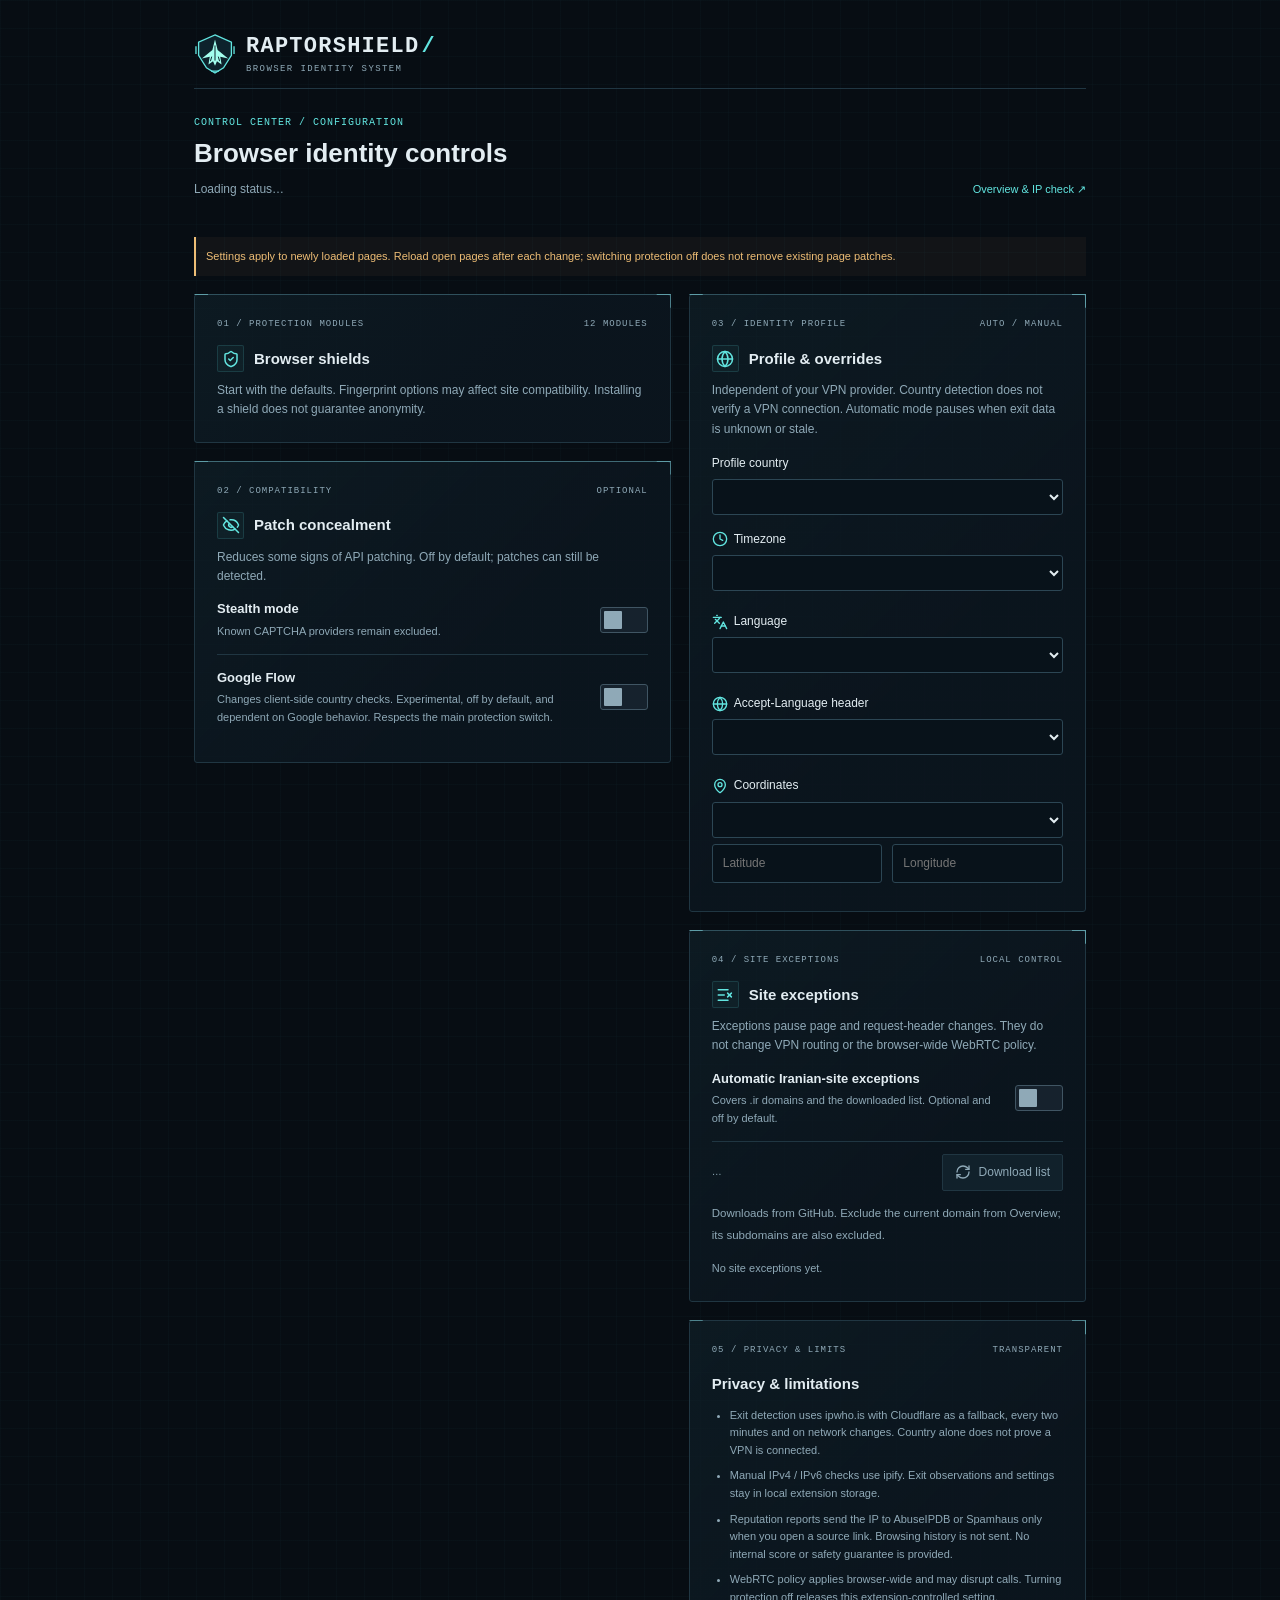
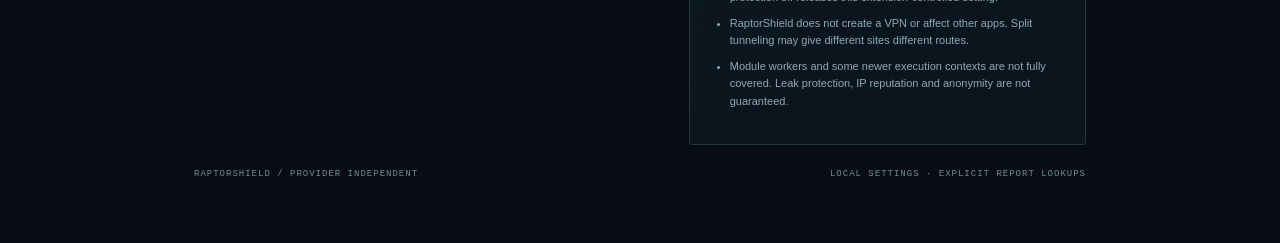
<file: ui/options/index.html>
<!doctype html>
<html lang="en" dir="ltr">
  <head>
    <meta charset="utf-8" />
    <meta name="viewport" content="width=device-width, initial-scale=1" />
    <meta name="color-scheme" content="dark" />
    <title>RaptorShield · Settings</title>
    <link rel="stylesheet" href="/assets/hud.css" />
    <script type="module" src="/options.js"></script>
  </head>
  <body>
    <main class="page">
      <header class="hud-header" dir="ltr">
        <a class="brand" href="/ui/popup/index.html"
          ><img
            src="/icons/raptorshield.svg"
            width="42"
            height="42"
            alt=""
          /><span
            ><strong>RAPTORSHIELD<span class="brand-slash">/</span></strong
            ><small>BROWSER IDENTITY SYSTEM</small></span
          ></a
        ><span class="version" id="version"></span>
      </header>
      <div class="page-intro">
        <div>
          <p class="section-number" dir="ltr">CONTROL CENTER / CONFIGURATION</p>
          <h1>Browser identity controls</h1>
          <p class="muted" id="country-line">Loading status…</p>
        </div>
        <a class="back-link" href="/ui/popup/index.html"
          >Overview & IP check ↗</a
        >
      </div>
      <p class="notice error" id="error" role="alert"></p>
      <p class="notice">
        Settings apply to newly loaded pages. Reload open pages after each
        change; switching protection off does not remove existing page patches.
      </p>
      <div class="options-grid">
        <div class="options-column">
          <section class="card">
            <div class="panel-kicker" dir="ltr">
              <span>01 / PROTECTION MODULES</span><span>12 MODULES</span>
            </div>
            <div class="card-head">
              <span class="chip-icon"
                ><i data-icon="shield-check" data-size="18"></i
              ></span>
              <h2>Browser shields</h2>
            </div>
            <p class="muted">
              Start with the defaults. Fingerprint options may affect site
              compatibility. Installing a shield does not guarantee anonymity.
            </p>
            <div id="shields" class="shields"></div>
          </section>
          <section class="card">
            <div class="panel-kicker" dir="ltr">
              <span>02 / COMPATIBILITY</span><span>OPTIONAL</span>
            </div>
            <div class="card-head">
              <span class="chip-icon"
                ><i data-icon="eye-off" data-size="18"></i
              ></span>
              <h2>Patch concealment</h2>
            </div>
            <p class="muted">
              Reduces some signs of API patching. Off by default; patches can
              still be detected.
            </p>
            <div class="shield">
              <div class="shield-text">
                <div class="shield-name">Stealth mode</div>
                <p class="muted">Known CAPTCHA providers remain excluded.</p>
              </div>
              <button
                id="stealth-toggle"
                class="switch"
                type="button"
                role="switch"
                aria-label="Stealth mode"
              >
                <span class="switch-thumb"></span>
              </button>
            </div>
            <div class="shield">
              <div class="shield-text">
                <div class="shield-name">Google Flow</div>
                <p class="muted">
                  Changes client-side country checks. Experimental, off by
                  default, and dependent on Google behavior. Respects the main
                  protection switch.
                </p>
              </div>
              <button
                id="flow-unlock-toggle"
                class="switch"
                type="button"
                role="switch"
                aria-label="Google Flow compatibility"
              >
                <span class="switch-thumb"></span>
              </button>
            </div>
          </section>
        </div>
        <div class="options-column">
          <section class="card">
            <div class="panel-kicker" dir="ltr">
              <span>03 / IDENTITY PROFILE</span><span>AUTO / MANUAL</span>
            </div>
            <div class="card-head">
              <span class="chip-icon"
                ><i data-icon="globe" data-size="18"></i
              ></span>
              <h2>Profile & overrides</h2>
            </div>
            <p class="muted">
              Independent of your VPN provider. Country detection does not
              verify a VPN connection. Automatic mode pauses when exit data is
              unknown or stale.
            </p>
            <div class="field">
              <label for="profile-country">Profile country</label
              ><select id="profile-country" class="input"></select>
            </div>
            <div id="mismatches" class="warnings"></div>
            <div class="field">
              <label for="timeZone"
                ><i data-icon="clock"></i><span>Timezone</span></label
              ><select id="timeZone" class="input"></select>
              <p class="muted field-hint" id="timeZone-hint"></p>
            </div>
            <div class="field">
              <label for="locale"
                ><i data-icon="languages"></i><span>Language</span></label
              ><select id="locale" class="input"></select>
              <p class="muted field-hint" id="locale-hint"></p>
            </div>
            <div class="field">
              <label for="acceptLanguage"
                ><i data-icon="globe"></i
                ><span>Accept-Language header</span></label
              ><select id="acceptLanguage" class="input"></select>
              <p class="muted field-hint" id="acceptLanguage-hint"></p>
            </div>
            <div class="field">
              <label for="countryCoords"
                ><i data-icon="map-pin"></i><span>Coordinates</span></label
              ><select id="countryCoords" class="input"></select>
              <div class="row">
                <input
                  id="latitude"
                  class="input"
                  type="text"
                  inputmode="decimal"
                  dir="ltr"
                  placeholder="Latitude"
                  aria-label="Latitude"
                /><input
                  id="longitude"
                  class="input"
                  type="text"
                  inputmode="decimal"
                  dir="ltr"
                  placeholder="Longitude"
                  aria-label="Longitude"
                />
              </div>
              <p class="muted field-hint" id="coordinates-hint"></p>
            </div>
          </section>
          <section class="card">
            <div class="panel-kicker" dir="ltr">
              <span>04 / SITE EXCEPTIONS</span><span>LOCAL CONTROL</span>
            </div>
            <div class="card-head">
              <span class="chip-icon"
                ><i data-icon="list-x" data-size="18"></i
              ></span>
              <h2>Site exceptions</h2>
            </div>
            <p class="muted">
              Exceptions pause page and request-header changes. They do not
              change VPN routing or the browser-wide WebRTC policy.
            </p>
            <div class="shield">
              <div class="shield-text">
                <div class="shield-name">Automatic Iranian-site exceptions</div>
                <p class="muted">
                  Covers .ir domains and the downloaded list. Optional and off
                  by default.
                </p>
              </div>
              <button
                id="iran-exempt-toggle"
                class="switch"
                type="button"
                role="switch"
                aria-label="Automatic Iranian-site exceptions"
              >
                <span class="switch-thumb"></span>
              </button>
            </div>
            <div class="iran-list row">
              <p class="muted" id="iran-list-status">…</p>
              <button id="iran-list-refresh" class="ghost-button" type="button">
                <i data-icon="refresh-cw"></i><span>Download list</span>
              </button>
            </div>
            <p class="microcopy">
              Downloads from GitHub. Exclude the current domain from Overview;
              its subdomains are also excluded.
            </p>
            <ul id="whitelist" class="list"></ul>
          </section>
          <section class="card">
            <div class="panel-kicker" dir="ltr">
              <span>05 / PRIVACY & LIMITS</span><span>TRANSPARENT</span>
            </div>
            <h2>Privacy & limitations</h2>
            <ul class="privacy-list">
              <li>
                Exit detection uses ipwho.is with Cloudflare as a fallback,
                every two minutes and on network changes. Country alone does not
                prove a VPN is connected.
              </li>
              <li>
                Manual IPv4 / IPv6 checks use ipify. Exit observations and
                settings stay in local extension storage.
              </li>
              <li>
                Reputation reports send the IP to AbuseIPDB or Spamhaus only
                when you open a source link. Browsing history is not sent. No
                internal score or safety guarantee is provided.
              </li>
              <li>
                WebRTC policy applies browser-wide and may disrupt calls.
                Turning protection off releases this extension-controlled
                setting.
              </li>
              <li>
                RaptorShield does not create a VPN or affect other apps. Split
                tunneling may give different sites different routes.
              </li>
              <li>
                Module workers and some newer execution contexts are not fully
                covered. Leak protection, IP reputation and anonymity are not
                guaranteed.
              </li>
            </ul>
          </section>
        </div>
      </div>
      <footer class="hud-footer" dir="ltr">
        <span>RAPTORSHIELD / PROVIDER INDEPENDENT</span
        ><span>LOCAL SETTINGS · EXPLICIT REPORT LOOKUPS</span>
      </footer>
    </main>
  </body>
</html>
</file>
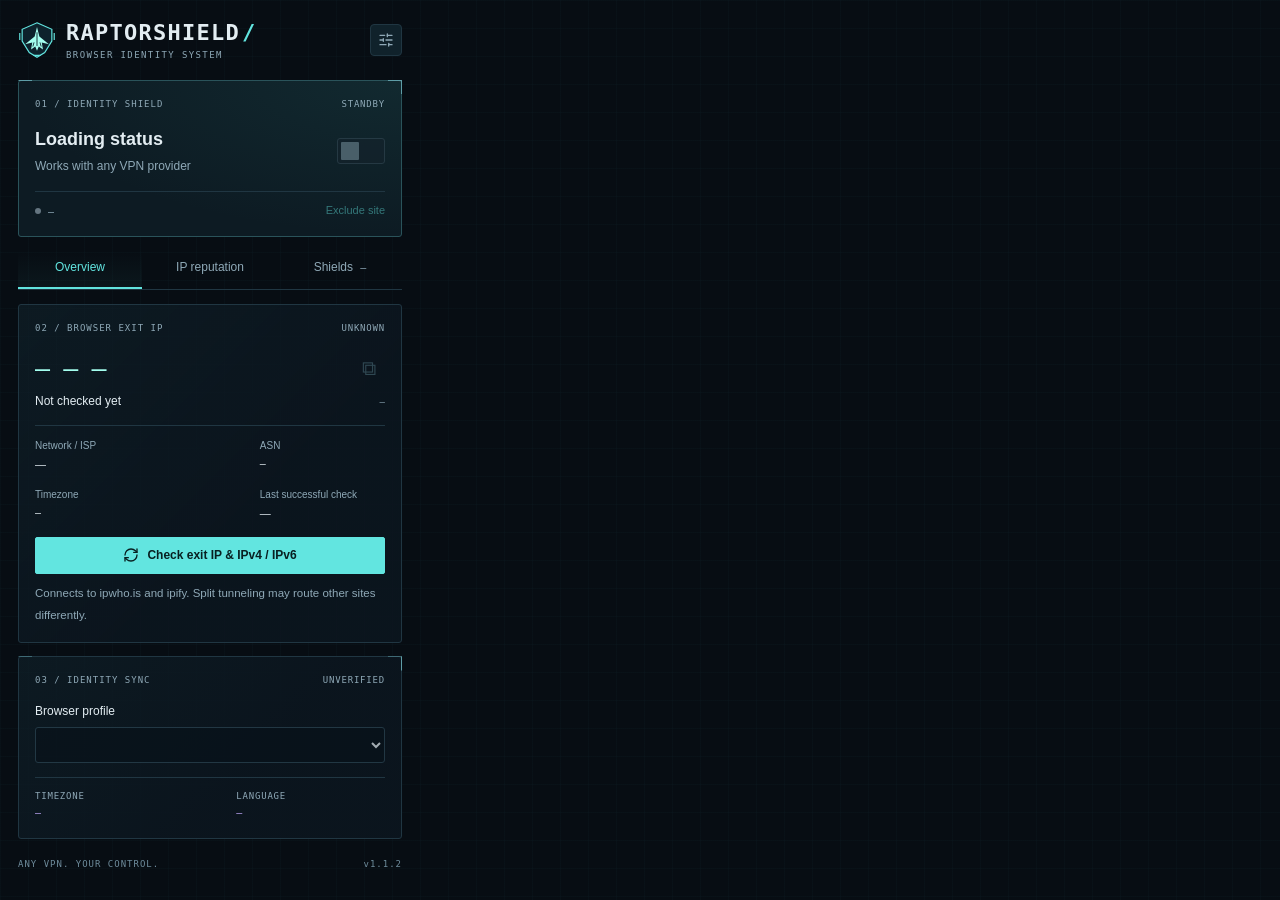
<file: ui/popup/index.html>
<!doctype html>
<html lang="en" dir="ltr">
  <head>
    <meta charset="utf-8" />
    <meta name="viewport" content="width=device-width, initial-scale=1" />
    <meta name="color-scheme" content="dark" />
    <title>RaptorShield · Browser Identity</title>
    <link rel="stylesheet" href="/assets/hud.css" />
    <script type="module" src="/popup.js"></script>
  </head>
  <body class="popup-body">
    <main class="popup">
      <header class="hud-header" dir="ltr">
        <a
          class="brand"
          href="#"
          id="brand-settings"
          aria-label="RaptorShield settings"
        >
          <img src="/icons/raptorshield.svg" width="38" height="38" alt="" />
          <span
            ><strong>RAPTORSHIELD<span class="brand-slash">/</span></strong
            ><small>BROWSER IDENTITY SYSTEM</small></span
          >
        </a>
        <button id="settings" class="icon-button" aria-label="Settings">
          <i data-icon="sliders-horizontal"></i>
        </button>
      </header>

      <section
        class="panel protection-panel"
        aria-labelledby="protection-title"
      >
        <div class="panel-kicker" dir="ltr">
          <span>01 / IDENTITY SHIELD</span
          ><span id="protection-code" class="status-code">STANDBY</span>
        </div>
        <div class="protection-main">
          <div>
            <h1 id="protection-title">Loading status</h1>
            <p id="protection-hint" class="muted">
              Works with any VPN provider
            </p>
          </div>
          <button
            id="master"
            class="switch"
            role="switch"
            aria-checked="false"
            aria-label="Browser protection"
            disabled
          >
            <span class="switch-thumb"></span>
          </button>
        </div>
        <div class="site-strip">
          <span class="status-light" id="site-light"></span
          ><bdi id="active-host">—</bdi
          ><button id="site-exempt" class="text-button" disabled>
            Exclude site
          </button>
        </div>
      </section>

      <p id="error" class="notice error" role="alert" hidden></p>
      <div id="reload-notice" class="notice" hidden>
        <span>Reload the page to apply your settings.</span
        ><button id="reload" class="text-button">Reload</button>
      </div>

      <nav class="hud-tabs" role="tablist" aria-label="RaptorShield panels">
        <button
          id="tab-overview"
          role="tab"
          aria-selected="true"
          aria-controls="view-overview"
          tabindex="0"
          data-view="overview"
        >
          Overview
        </button>
        <button
          id="tab-reputation"
          role="tab"
          aria-selected="false"
          aria-controls="view-reputation"
          tabindex="-1"
          data-view="reputation"
        >
          IP reputation
        </button>
        <button
          id="tab-shields"
          role="tab"
          aria-selected="false"
          aria-controls="view-shields"
          tabindex="-1"
          data-view="shields"
        >
          Shields <span id="shield-count" class="tab-count">—</span>
        </button>
      </nav>

      <div
        id="view-overview"
        class="view"
        role="tabpanel"
        aria-labelledby="tab-overview"
      >
        <section class="panel exit-panel" aria-labelledby="exit-title">
          <div class="panel-kicker" dir="ltr">
            <span id="exit-title">02 / BROWSER EXIT IP</span
            ><span class="status-code" id="exit-status">UNKNOWN</span>
          </div>
          <div class="ip-readout" dir="ltr">
            <span id="exit-ip">— — —</span
            ><button
              id="copy-ip"
              class="icon-button"
              aria-label="Copy exit IP address"
              disabled
            >
              ⧉
            </button>
          </div>
          <div class="location-line">
            <span id="exit-location">Not checked yet</span
            ><span id="exit-source" class="mono">—</span>
          </div>
          <dl class="data-grid">
            <div>
              <dt>Network / ISP</dt>
              <dd id="exit-isp">—</dd>
            </div>
            <div>
              <dt>ASN</dt>
              <dd id="exit-asn" class="mono">—</dd>
            </div>
            <div>
              <dt>Timezone</dt>
              <dd id="exit-timezone" class="mono">—</dd>
            </div>
            <div>
              <dt>Last successful check</dt>
              <dd id="exit-checked">—</dd>
            </div>
          </dl>
          <div id="address-details" class="address-details" hidden>
            <div><span>IPv4</span><bdi id="exit-ipv4">—</bdi></div>
            <div><span>IPv6</span><bdi id="exit-ipv6">—</bdi></div>
            <p id="address-hint" class="muted"></p>
          </div>
          <p id="exit-message" class="notice" hidden></p>
          <button id="check-ip" class="primary-button block">
            <i data-icon="refresh-cw"></i
            ><span>Check exit IP & IPv4 / IPv6</span>
          </button>
          <p class="microcopy">
            Connects to ipwho.is and ipify. Split tunneling may route other
            sites differently.
          </p>
        </section>
        <section class="panel sync-panel" aria-labelledby="sync-title">
          <div class="panel-kicker" dir="ltr">
            <span id="sync-title">03 / IDENTITY SYNC</span
            ><span class="status-code" id="sync-status">UNVERIFIED</span>
          </div>
          <label for="country" class="field-label">Browser profile</label
          ><select id="country" class="input" disabled></select>
          <p id="country-hint" class="muted"></p>
          <div class="sync-values">
            <span>TIMEZONE<bdi id="profile-timezone">—</bdi></span
            ><span>LANGUAGE<bdi id="profile-locale">—</bdi></span>
          </div>
          <p id="sync-warning" class="notice" hidden></p>
        </section>
      </div>

      <div
        id="view-reputation"
        class="view"
        role="tabpanel"
        aria-labelledby="tab-reputation"
        hidden
      >
        <section
          class="panel reputation-panel"
          aria-labelledby="reputation-title"
        >
          <div class="panel-kicker" dir="ltr">
            <span>02 / IP REPUTATION</span
            ><span class="status-code" data-tone="warn">UNKNOWN</span>
          </div>
          <div class="radar-mark" aria-hidden="true">
            <i data-icon="scan" data-size="35"></i>
          </div>
          <h2 id="reputation-title">IP reputation is unknown</h2>
          <p class="muted">
            Review independent reports. VPN use alone is not abuse, and no
            reports does not guarantee safety.
          </p>
          <label class="field-label" for="report-ip">IP address to check</label
          ><select
            id="report-ip"
            class="input mono"
            dir="ltr"
            disabled
          ></select>
          <p id="report-freshness" class="muted"></p>
          <div class="report-sources">
            <a
              id="abuse-report"
              class="source-link"
              aria-disabled="true"
              target="_blank"
              rel="noopener noreferrer"
              ><span
                ><strong>AbuseIPDB</strong
                ><small>Abuse reports and timestamps</small></span
              ><span aria-hidden="true">↗</span></a
            >
            <a
              id="spamhaus-report"
              class="source-link"
              aria-disabled="true"
              target="_blank"
              rel="noopener noreferrer"
              ><span
                ><strong>Spamhaus</strong
                ><small
                  >Blocklist findings, mostly related to email</small
                ></span
              ><span aria-hidden="true">↗</span></a
            >
          </div>
          <p class="notice">
            Opening a report sends the selected IP to that service. Results
            appear on the source website. RaptorShield does not generate a
            reputation score.
          </p>
          <p class="microcopy">
            These reports cannot predict Instagram account decisions. A PBL
            entry alone does not indicate abuse.
          </p>
          <button id="reputation-refresh" class="ghost-button block">
            <i data-icon="refresh-cw"></i
            ><span>Refresh IP before checking</span>
          </button>
        </section>
      </div>

      <div
        id="view-shields"
        class="view"
        role="tabpanel"
        aria-labelledby="tab-shields"
        hidden
      >
        <section class="panel" aria-labelledby="audit-title">
          <div class="panel-kicker" dir="ltr">
            <span>02 / SHIELD DIAGNOSTICS</span
            ><span id="audit-code" class="status-code">UNVERIFIED</span>
          </div>
          <h2 id="audit-title">Page shield status</h2>
          <p id="audit-summary" class="muted">
            Inspects the current state of the active page.
          </p>
          <ul id="shield-grid" class="shield-grid"></ul>
          <ul id="audit-issues" class="audit-issues"></ul>
          <button id="run-audit" class="ghost-button block">
            <i data-icon="scan"></i><span>Inspect active page</span>
          </button>
          <p class="microcopy">
            Installed does not mean secure. The WebRTC check reads browser
            policy; it is not an actual IP leak test.
          </p>
        </section>
      </div>
      <footer class="hud-footer" dir="ltr">
        <span>ANY VPN. YOUR CONTROL.</span><span id="version">v1.1.2</span>
      </footer>
    </main>
  </body>
</html>
</file>
<file: assets/hud.css>
:root {
  color-scheme: dark;
  --bg: #070d13;
  --surface: #0c1620;
  --surface-2: #101e29;
  --line: #203642;
  --accent: #62e5e0;
  --accent-hi: #a4ffef;
  --muted: #8fa9b7;
  --text: #e3edf2;
  --warn: #edbd75;
  --bad: #ff8591;
  --ok: #62e5e0;
  --violet: #b8a0ef;
  --mono: ui-monospace, "SFMono-Regular", Consolas, monospace;
  --sans:
    -apple-system, BlinkMacSystemFont, "Segoe UI", Roboto, Helvetica, Arial,
    sans-serif;
  font-family: var(--sans);
  font-synthesis: none;
  -webkit-font-smoothing: antialiased;
  text-rendering: optimizeLegibility;
  font-size: 13px;
  line-height: 1.6;
}
* {
  box-sizing: border-box;
}
body {
  margin: 0;
  direction: ltr;
  text-align: left;
  color: var(--text);
  background: var(--bg);
  background-image:
    linear-gradient(#1b3a4718 1px, transparent 1px),
    linear-gradient(90deg, #1b3a4718 1px, transparent 1px);
  background-size: 28px 28px;
}
button,
input,
select {
  font: inherit;
}
button,
a,
select,
input,
summary {
  touch-action: manipulation;
}
button,
a {
  -webkit-tap-highlight-color: transparent;
}
button {
  cursor: pointer;
}
button:disabled {
  opacity: 0.45;
  cursor: wait;
}
button:focus-visible,
a:focus-visible,
summary:focus-visible {
  outline: 2px solid var(--accent);
  outline-offset: 4px;
}
p,
h1,
h2,
h3 {
  margin: 0;
}
h1 {
  font-size: 18px;
  line-height: 1.6;
}
h2 {
  font-size: 15px;
}
a {
  color: var(--accent);
  text-decoration: none;
}
[hidden] {
  display: none !important;
}
.mono {
  font-family: var(--mono);
  font-size: 11px;
  direction: ltr;
  overflow-wrap: anywhere;
}
.muted {
  color: var(--muted);
  font-size: 12px;
}
.microcopy {
  color: var(--muted);
  font-size: 11.5px;
  line-height: 1.9;
  margin-top: 9px;
}
.icon {
  vertical-align: middle;
  flex-shrink: 0;
}
button .icon {
  pointer-events: none;
}
.popup-body {
  width: 420px;
  min-width: 360px;
}
.popup {
  padding: 18px;
  display: flex;
  flex-direction: column;
  gap: 14px;
}
.hud-header {
  display: flex;
  justify-content: space-between;
  align-items: center;
  padding: 0 0 4px;
}
.brand {
  display: flex;
  align-items: center;
  gap: 10px;
  color: var(--text);
}
.brand strong {
  display: block;
  font-family: var(--mono);
  font-size: 22px;
  letter-spacing: 1.25px;
  line-height: 1.35;
  font-weight: 600;
}
.brand-slash {
  color: var(--accent);
  margin-left: 2px;
}
.brand small {
  display: block;
  color: var(--muted);
  font: 9px/1.6 var(--mono);
  letter-spacing: 1.4px;
}
.icon-button {
  width: 32px;
  height: 32px;
  display: inline-flex;
  align-items: center;
  justify-content: center;
  background: #10222b;
  color: var(--muted);
  border: 1px solid var(--line);
  border-radius: 4px;
  font: 20px var(--mono);
}
.icon-button:hover {
  color: var(--accent);
  border-color: var(--accent);
}
.panel,
.card {
  position: relative;
  border: 1px solid var(--line);
  background: linear-gradient(135deg, #10222b9c, #0b151eee 60%);
  padding: 16px;
  border-radius: 3px;
}
.panel:before,
.card:before {
  content: "";
  pointer-events: none;
  position: absolute;
  inset: -1px;
  border: 1px solid transparent;
  border-top-color: #5e9da7;
  border-right-color: #5e9da7;
  clip-path: polygon(
    0 0,
    14px 0,
    14px 1px,
    calc(100% - 14px) 1px,
    calc(100% - 14px) 0,
    100% 0,
    100% 14px,
    calc(100% - 1px) 14px,
    calc(100% - 1px) 100%,
    0 100%
  );
}
.panel-kicker {
  display: flex;
  align-items: center;
  justify-content: space-between;
  gap: 10px;
  font: 9px/1.6 var(--mono);
  letter-spacing: 1px;
  color: var(--muted);
  margin-bottom: 14px;
}
.status-code {
  font: 9px/1.6 var(--mono);
  letter-spacing: 0.8px;
  white-space: nowrap;
  color: var(--muted);
}
[data-tone="ok"] {
  color: var(--accent);
}
[data-tone="warn"] {
  color: var(--warn);
}
[data-tone="bad"] {
  color: var(--bad);
}
.protection-panel {
  border-color: #2a535a;
  background:
    radial-gradient(ellipse at 100% 0, #2b777528, transparent 70%), #0d1b23;
}
.protection-main {
  display: flex;
  align-items: center;
  justify-content: space-between;
  gap: 12px;
}
.protection-main p {
  margin-top: 3px;
}
.switch {
  direction: ltr;
  flex: 0 0 auto;
  position: relative;
  width: 48px;
  height: 26px;
  border: 1px solid #405563;
  border-radius: 3px;
  background: #16222d;
  padding: 3px;
  transition:
    background 0.15s,
    border-color 0.15s;
}
.switch-thumb {
  display: block;
  background: #8fa9b7;
  width: 18px;
  height: 18px;
  border-radius: 1px;
  transition:
    transform 0.15s,
    background 0.15s;
}
.switch[aria-checked="true"] {
  background: #123733;
  border-color: #62e5e0;
}
.switch[aria-checked="true"] .switch-thumb {
  transform: translateX(22px);
  background: var(--accent);
  box-shadow: 0 0 9px #62e5e050;
}
.site-strip {
  display: flex;
  align-items: center;
  gap: 7px;
  margin-top: 15px;
  padding-top: 10px;
  border-top: 1px solid var(--line);
  min-width: 0;
}
.site-strip bdi {
  font: 10px var(--mono);
  white-space: nowrap;
  overflow: hidden;
  text-overflow: ellipsis;
  flex: 1;
  color: var(--muted);
}
.status-light {
  height: 6px;
  width: 6px;
  flex: 0 0 6px;
  border-radius: 50%;
  background: #647580;
}
.status-light[data-tone="ok"] {
  background: var(--accent);
  box-shadow: 0 0 6px #62e5e060;
}
.status-light[data-tone="warn"] {
  background: var(--warn);
}
.text-button {
  border: 0;
  background: none;
  color: var(--accent);
  padding: 0;
  font-size: 11px;
  white-space: nowrap;
}
.text-button:hover {
  color: var(--accent-hi);
}
.hud-tabs {
  display: flex;
  border-bottom: 1px solid var(--line);
  gap: 6px;
}
.hud-tabs button {
  flex: 1;
  border: 0;
  border-bottom: 2px solid transparent;
  background: none;
  color: var(--muted);
  padding: 7px 2px 10px;
  font-size: 12px;
}
.hud-tabs button[aria-selected="true"] {
  color: var(--accent);
  border-bottom-color: var(--accent);
  background: linear-gradient(0deg, #62e5e00c, transparent);
}
.tab-count {
  font: 10px var(--mono);
  margin-inline-start: 4px;
  color: inherit;
}
.view {
  display: flex;
  flex-direction: column;
  gap: 13px;
}
.exit-panel {
  overflow: hidden;
}
.ip-readout {
  display: flex;
  align-items: center;
  justify-content: space-between;
  gap: 8px;
  margin: 0 0 5px;
}
.ip-readout > span {
  font: 25px/1.5 var(--mono);
  letter-spacing: -0.9px;
  overflow-wrap: anywhere;
  min-width: 0;
  color: var(--accent-hi);
}
.ip-readout.is-v6 > span {
  font-size: 17px;
  letter-spacing: 0;
}
.ip-readout .icon-button {
  border: 0;
  background: transparent;
  color: #5c8794;
}
.location-line {
  display: flex;
  justify-content: space-between;
  align-items: center;
  gap: 8px;
  font-size: 12px;
}
.location-line > span:first-child {
  overflow-wrap: anywhere;
}
.location-line .mono {
  font-size: 9px;
  color: var(--muted);
}
.data-grid {
  display: grid;
  grid-template-columns: 1.7fr 1fr;
  gap: 13px 12px;
  border-top: 1px solid var(--line);
  margin: 14px 0;
  padding-top: 12px;
}
.data-grid div {
  min-width: 0;
}
.data-grid dt {
  font-size: 10px;
  color: var(--muted);
  margin-bottom: 2px;
}
.data-grid dd {
  margin: 0;
  font-size: 11px;
  overflow-wrap: anywhere;
}
.data-grid .mono {
  font-size: 10px;
}
.primary-button,
.ghost-button {
  display: inline-flex;
  align-items: center;
  justify-content: center;
  gap: 8px;
  min-height: 37px;
  padding: 8px 12px;
  border-radius: 2px;
  font-size: 12px;
  transition:
    background 0.15s,
    border-color 0.15s;
}
.primary-button {
  background: var(--accent);
  color: #082021;
  border: 1px solid var(--accent);
  font-weight: 700;
}
.primary-button:hover:not(:disabled) {
  background: var(--accent-hi);
}
.ghost-button {
  background: #11212b;
  color: var(--muted);
  border: 1px solid var(--line);
}
.ghost-button:hover:not(:disabled) {
  border-color: #54838c;
  color: var(--text);
}
.block {
  width: 100%;
}
.field-label {
  display: block;
  font-size: 12px;
  color: var(--text);
  margin-bottom: 6px;
}
.input {
  width: 100%;
  min-width: 0;
  padding: 9px 10px;
  border: 1px solid #2c4654;
  border-radius: 3px;
  background: #08121a;
  color: var(--text);
  font-size: 12px;
}
.input:focus-visible {
  outline: 1px solid var(--accent);
  outline-offset: 1px;
}
.input.is-bad {
  border-color: var(--bad);
}
select.input {
  cursor: pointer;
}
option {
  background: #0c1820;
}
.sync-panel > p {
  margin-top: 7px;
}
.sync-values {
  display: grid;
  grid-template-columns: 1.3fr 1fr;
  gap: 8px;
  direction: ltr;
  margin-top: 14px;
  padding-top: 10px;
  border-top: 1px solid var(--line);
}
.sync-values > span {
  font: 9px/1.8 var(--mono);
  color: var(--muted);
  letter-spacing: 0.8px;
}
.sync-values bdi {
  display: block;
  font-size: 10px;
  letter-spacing: 0;
  color: var(--violet);
  overflow-wrap: anywhere;
}
.notice {
  border-inline-start: 2px solid var(--warn);
  background: #edbd750b;
  color: var(--warn);
  padding: 9px 10px;
  font-size: 11px;
  line-height: 1.9;
  margin-top: 10px;
  overflow-wrap: anywhere;
}
.notice.error {
  border-color: var(--bad);
  color: var(--bad);
  background: #ff85910a;
  margin-top: 0;
}
#reload-notice {
  display: flex;
  gap: 8px;
  align-items: center;
  justify-content: space-between;
  margin-top: 0;
}
.address-details {
  padding-top: 10px;
  margin: 8px 0;
  border-top: 1px solid var(--line);
}
.address-details > div {
  display: flex;
  direction: ltr;
  justify-content: space-between;
  gap: 12px;
  font: 10px/2 var(--mono);
  color: var(--muted);
}
.address-details bdi {
  color: var(--text);
  overflow-wrap: anywhere;
  max-width: 75%;
}
.address-details p {
  font-size: 10px;
  margin-top: 5px;
}
.reputation-panel > h2 {
  text-align: center;
}
.reputation-panel > h2 + p {
  margin: 8px 0 18px;
}
.radar-mark {
  color: var(--warn);
  width: 74px;
  height: 74px;
  display: grid;
  place-content: center;
  margin: 6px auto 18px;
  border: 1px solid #edbd7530;
  border-radius: 50%;
  outline: 1px dashed #edbd751a;
  outline-offset: 7px;
  background: radial-gradient(#edbd7515, transparent 70%);
}
.report-sources {
  display: flex;
  flex-direction: column;
  gap: 8px;
  margin-top: 15px;
}
.source-link {
  display: flex;
  align-items: center;
  justify-content: space-between;
  border: 1px solid var(--line);
  background: #0e1d27;
  padding: 11px 12px;
  border-radius: 2px;
  color: var(--accent);
}
.source-link strong {
  display: block;
  font: 12px/1.5 var(--mono);
}
.source-link small {
  display: block;
  font-size: 10px;
  color: var(--muted);
  margin-top: 4px;
}
.source-link:hover {
  border-color: var(--accent);
}
.source-link[aria-disabled="true"] {
  opacity: 0.4;
  pointer-events: none;
}
.reputation-panel .ghost-button {
  margin-top: 14px;
}
.shield-grid {
  list-style: none;
  padding: 0;
  margin: 15px 0;
  display: grid;
  grid-template-columns: 1fr 1fr;
  gap: 7px;
}
.shield-grid li {
  display: flex;
  align-items: center;
  justify-content: space-between;
  gap: 5px;
  border: 1px solid var(--line);
  background: #0e1c25;
  padding: 9px;
  font-size: 11px;
}
.shield-grid small {
  font-size: 9px;
  white-space: nowrap;
}
.shield-grid li[data-tone="ok"] small {
  color: var(--accent);
}
.shield-grid li[data-tone="bad"] small {
  color: var(--bad);
}
.shield-grid li[data-tone="warn"] small {
  color: var(--warn);
}
.shield-grid li span {
  color: var(--text);
}
.audit-issues {
  list-style: none;
  padding: 0;
  margin: 0 0 12px;
  color: var(--warn);
  font-size: 11px;
}
.audit-issues li {
  padding: 7px 0;
  border-bottom: 1px solid var(--line);
  overflow-wrap: anywhere;
}
.hud-footer {
  display: flex;
  justify-content: space-between;
  gap: 10px;
  color: #6f8d9d;
  font: 9px/2 var(--mono);
  letter-spacing: 1px;
  padding-top: 2px;
}
.is-busy .icon {
  animation: spin 1.2s linear infinite;
}
@keyframes spin {
  to {
    transform: rotate(360deg);
  }
}
.page {
  max-width: 940px;
  padding: 28px 24px 60px;
  margin: auto;
  display: flex;
  flex-direction: column;
  gap: 18px;
}
.page .hud-header {
  padding: 4px 0 12px;
  border-bottom: 1px solid var(--line);
}
.page-intro {
  display: flex;
  justify-content: space-between;
  align-items: flex-end;
  gap: 16px;
  padding: 10px 0;
}
.page-intro h1 {
  font-size: 26px;
}
.page-intro .muted {
  margin-top: 5px;
}
.section-number {
  font: 10px var(--mono);
  letter-spacing: 1px;
  color: var(--accent);
  margin-bottom: 5px;
}
.options-grid {
  display: grid;
  grid-template-columns: 1.2fr 1fr;
  gap: 18px;
  align-items: start;
}
.options-column {
  display: flex;
  flex-direction: column;
  gap: 18px;
}
.card {
  padding: 22px;
}
.card-head {
  display: flex;
  align-items: center;
  gap: 10px;
  margin-bottom: 9px;
}
.chip-icon {
  display: inline-flex;
  align-items: center;
  justify-content: center;
  width: 27px;
  height: 27px;
  flex-shrink: 0;
  color: var(--accent);
  background: #62e5e00a;
  border: 1px solid #62e5e025;
  border-radius: 2px;
}
.chip-icon--off {
  color: var(--muted);
  background: #8fa9b70a;
  border-color: var(--line);
}
.shield {
  display: flex;
  align-items: center;
  gap: 10px;
  padding: 13px 0;
  border-bottom: 1px solid var(--line);
}
.shield:last-child {
  border-bottom: 0;
}
.shield-text {
  flex: 1;
  min-width: 0;
}
.shield-name {
  font-size: 13px;
  font-weight: 700;
  margin-bottom: 3px;
}
.shield .muted {
  font-size: 11px;
}
.shield-group {
  font-size: 11px;
  color: var(--violet);
  margin: 16px 0 0;
}
.field {
  display: flex;
  flex-direction: column;
  gap: 6px;
  padding-top: 15px;
}
.field label {
  display: flex;
  align-items: center;
  gap: 6px;
  font-size: 12px;
}
.field label .icon {
  color: var(--accent);
}
.field-hint {
  font-size: 10px;
}
.row {
  display: flex;
  align-items: center;
  gap: 10px;
}
.field .row .input {
  width: 50%;
}
.warning {
  border-inline-start: 2px solid var(--warn);
  padding: 8px 10px;
  color: var(--warn);
  font-size: 11px;
  background: #edbd7508;
  margin-top: 10px;
}
.iran-list {
  justify-content: space-between;
  gap: 10px;
  margin: 12px 0;
}
.iran-list .muted {
  font-size: 10px;
}
.list {
  list-style: none;
  margin: 12px 0 0;
  padding: 0;
}
.list li {
  display: flex;
  justify-content: space-between;
  align-items: center;
  gap: 8px;
  padding: 9px 0;
  border-bottom: 1px solid var(--line);
  font: 11px var(--mono);
  overflow-wrap: anywhere;
}
.list:empty:after {
  content: "No site exceptions yet.";
  font-size: 11px;
  color: var(--muted);
}
.more {
  margin-top: 12px;
}
.more summary {
  color: var(--accent);
  font-size: 11px;
  cursor: pointer;
}
.more p {
  margin-top: 7px;
}
.privacy-list {
  padding-inline-start: 18px;
  color: var(--muted);
  font-size: 11px;
}
.privacy-list li {
  margin-top: 8px;
}
.page .version {
  font: 10px var(--mono);
  color: var(--muted);
}
code {
  font-family: var(--mono);
}
.back-link {
  font-size: 11px;
}
.page .error:empty {
  display: none;
}
.is-v6 > span {
  font-size: 17px;
}
@media (max-width: 740px) {
  .options-grid {
    grid-template-columns: 1fr;
  }
  .page {
    padding: 20px 16px 40px;
  }
  .page-intro {
    align-items: flex-start;
    flex-direction: column;
  }
  .card {
    padding: 18px;
  }
}
@media (prefers-reduced-motion: reduce) {
  *,
  *:before,
  *:after {
    animation: none !important;
    transition: none !important;
    scroll-behavior: auto !important;
  }
}
</file>
